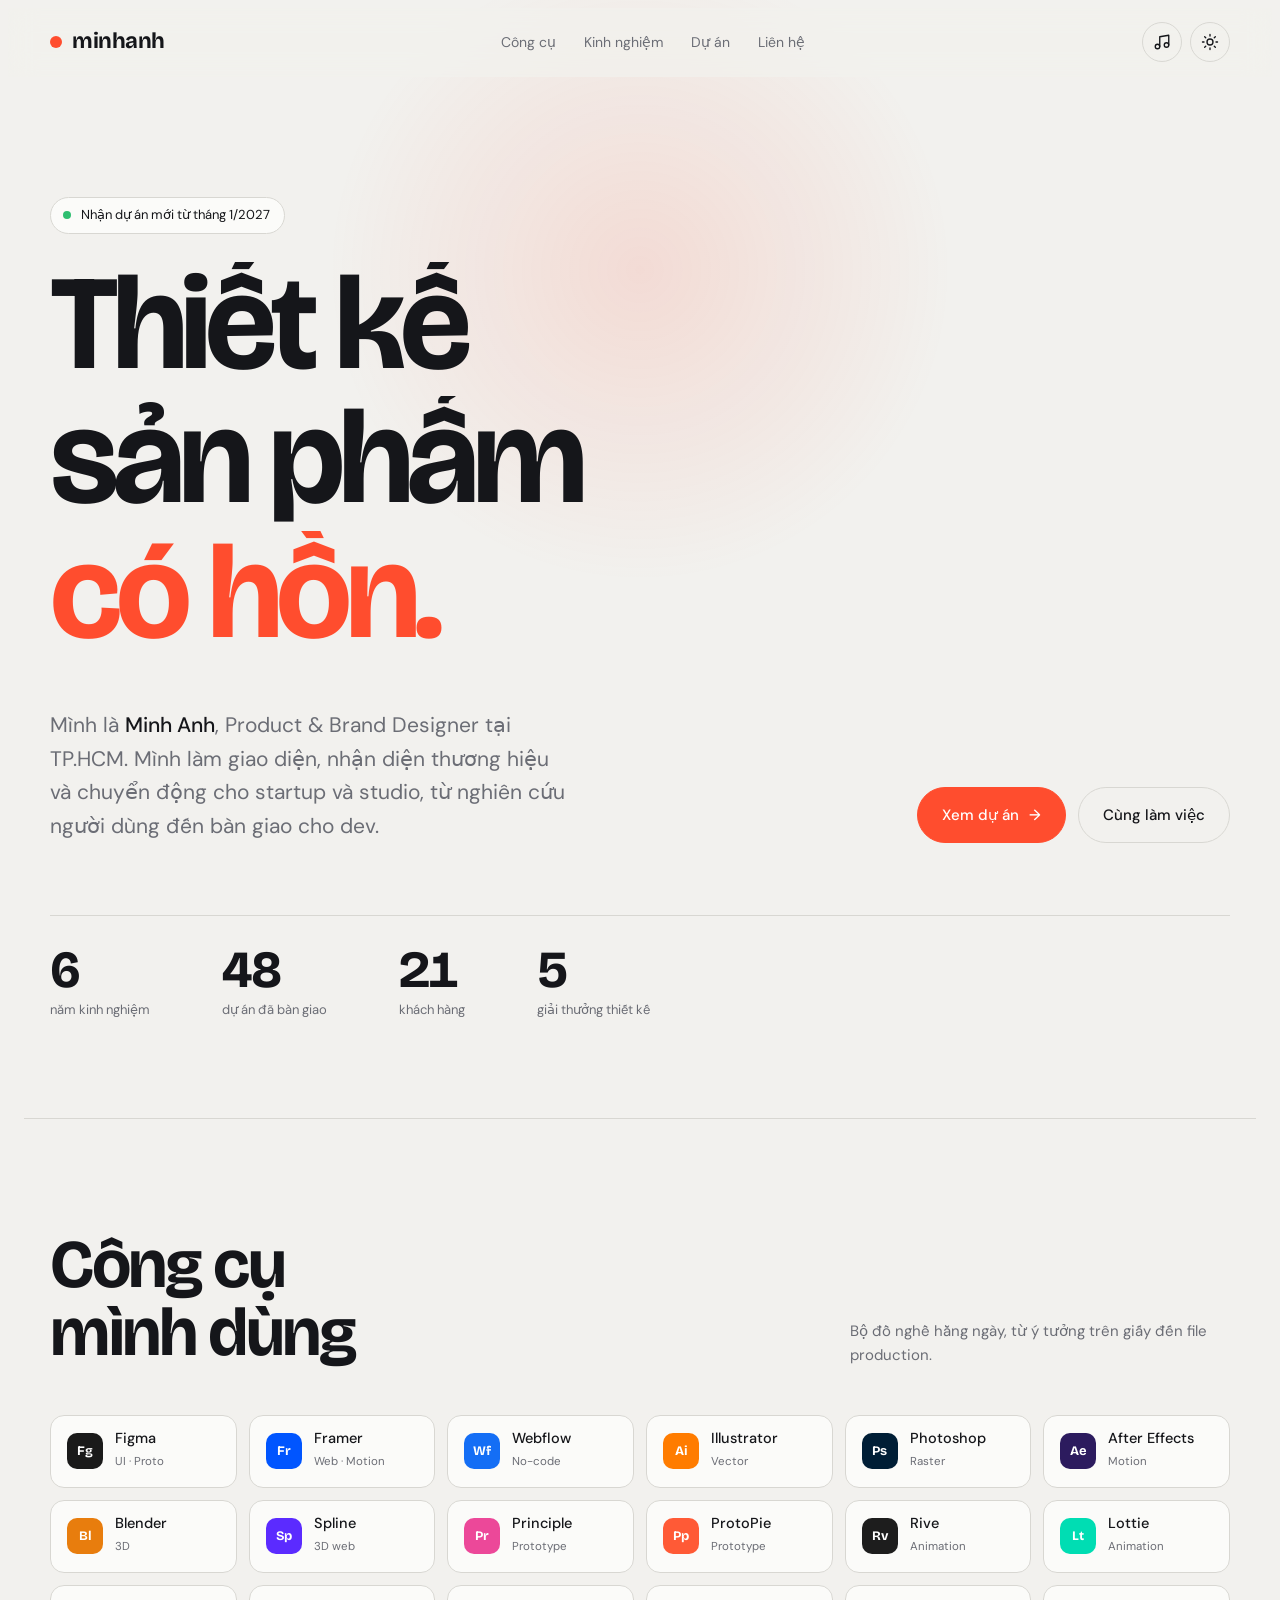
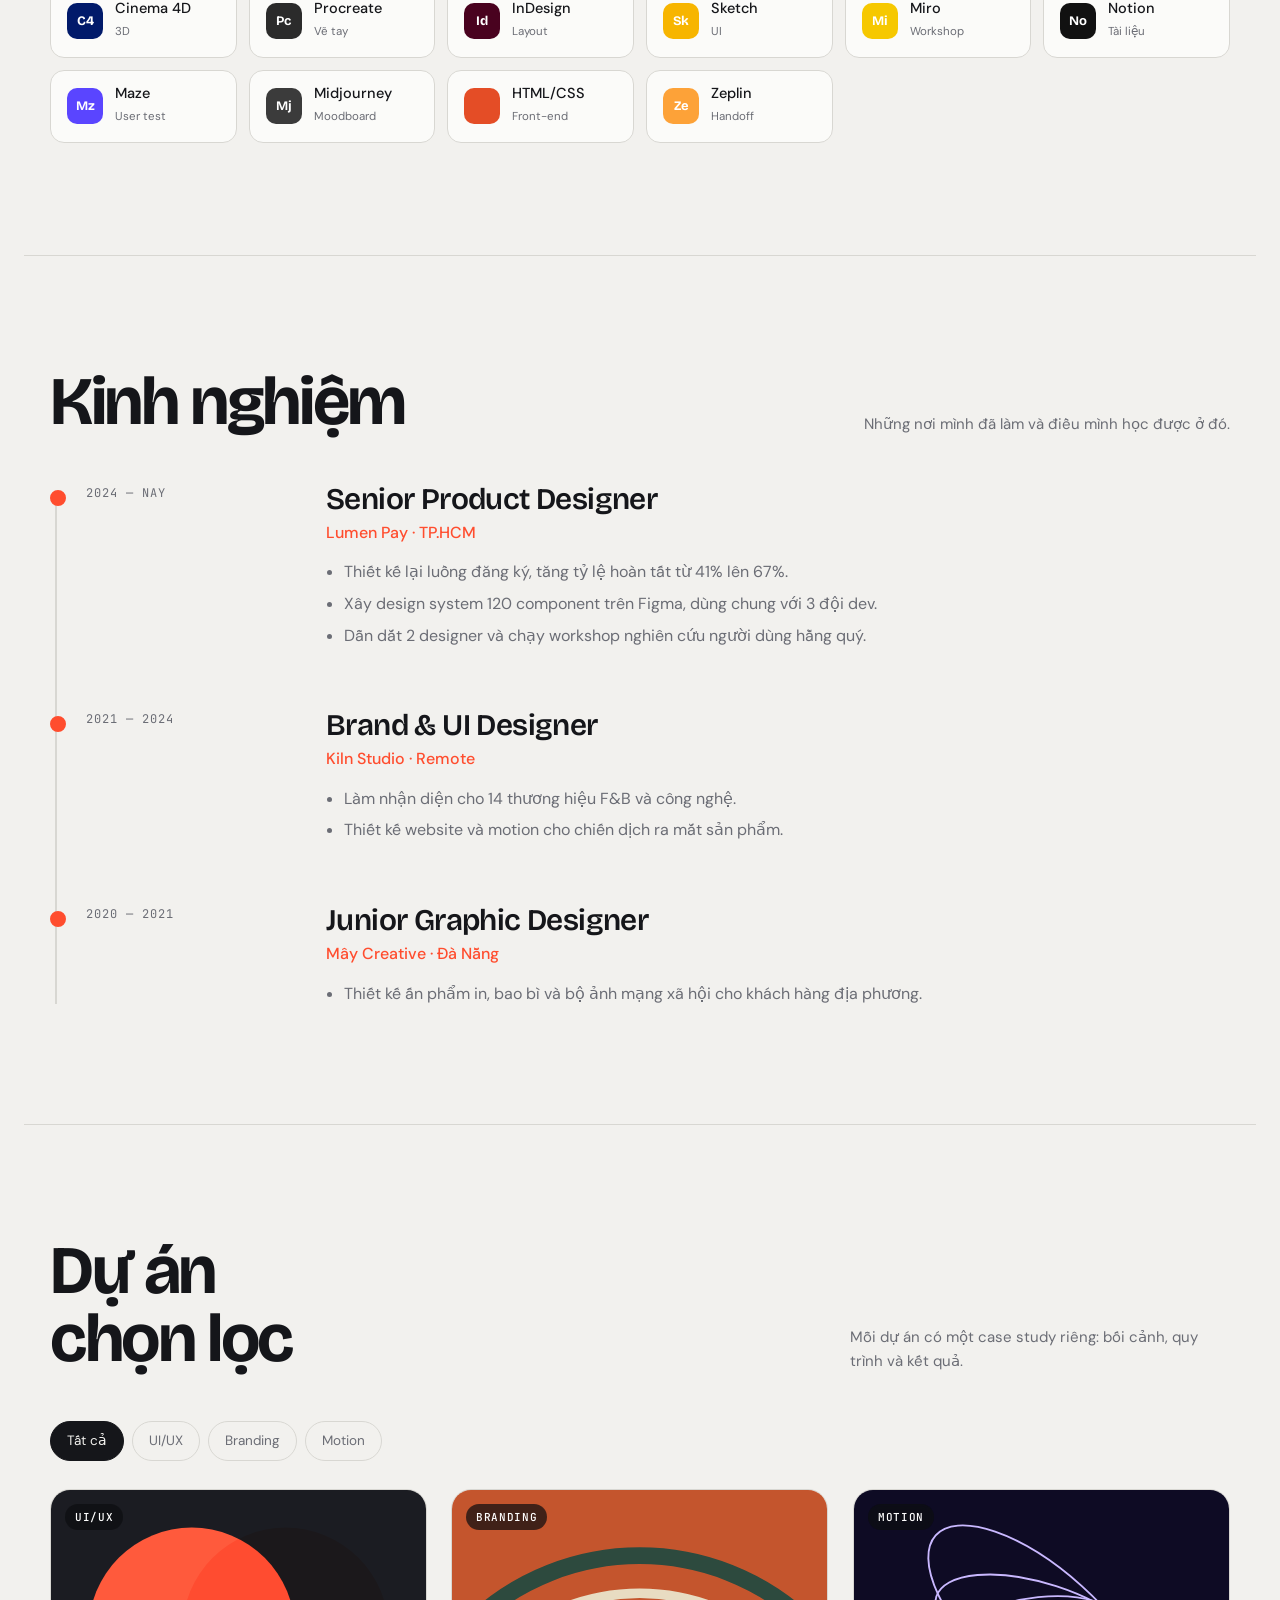
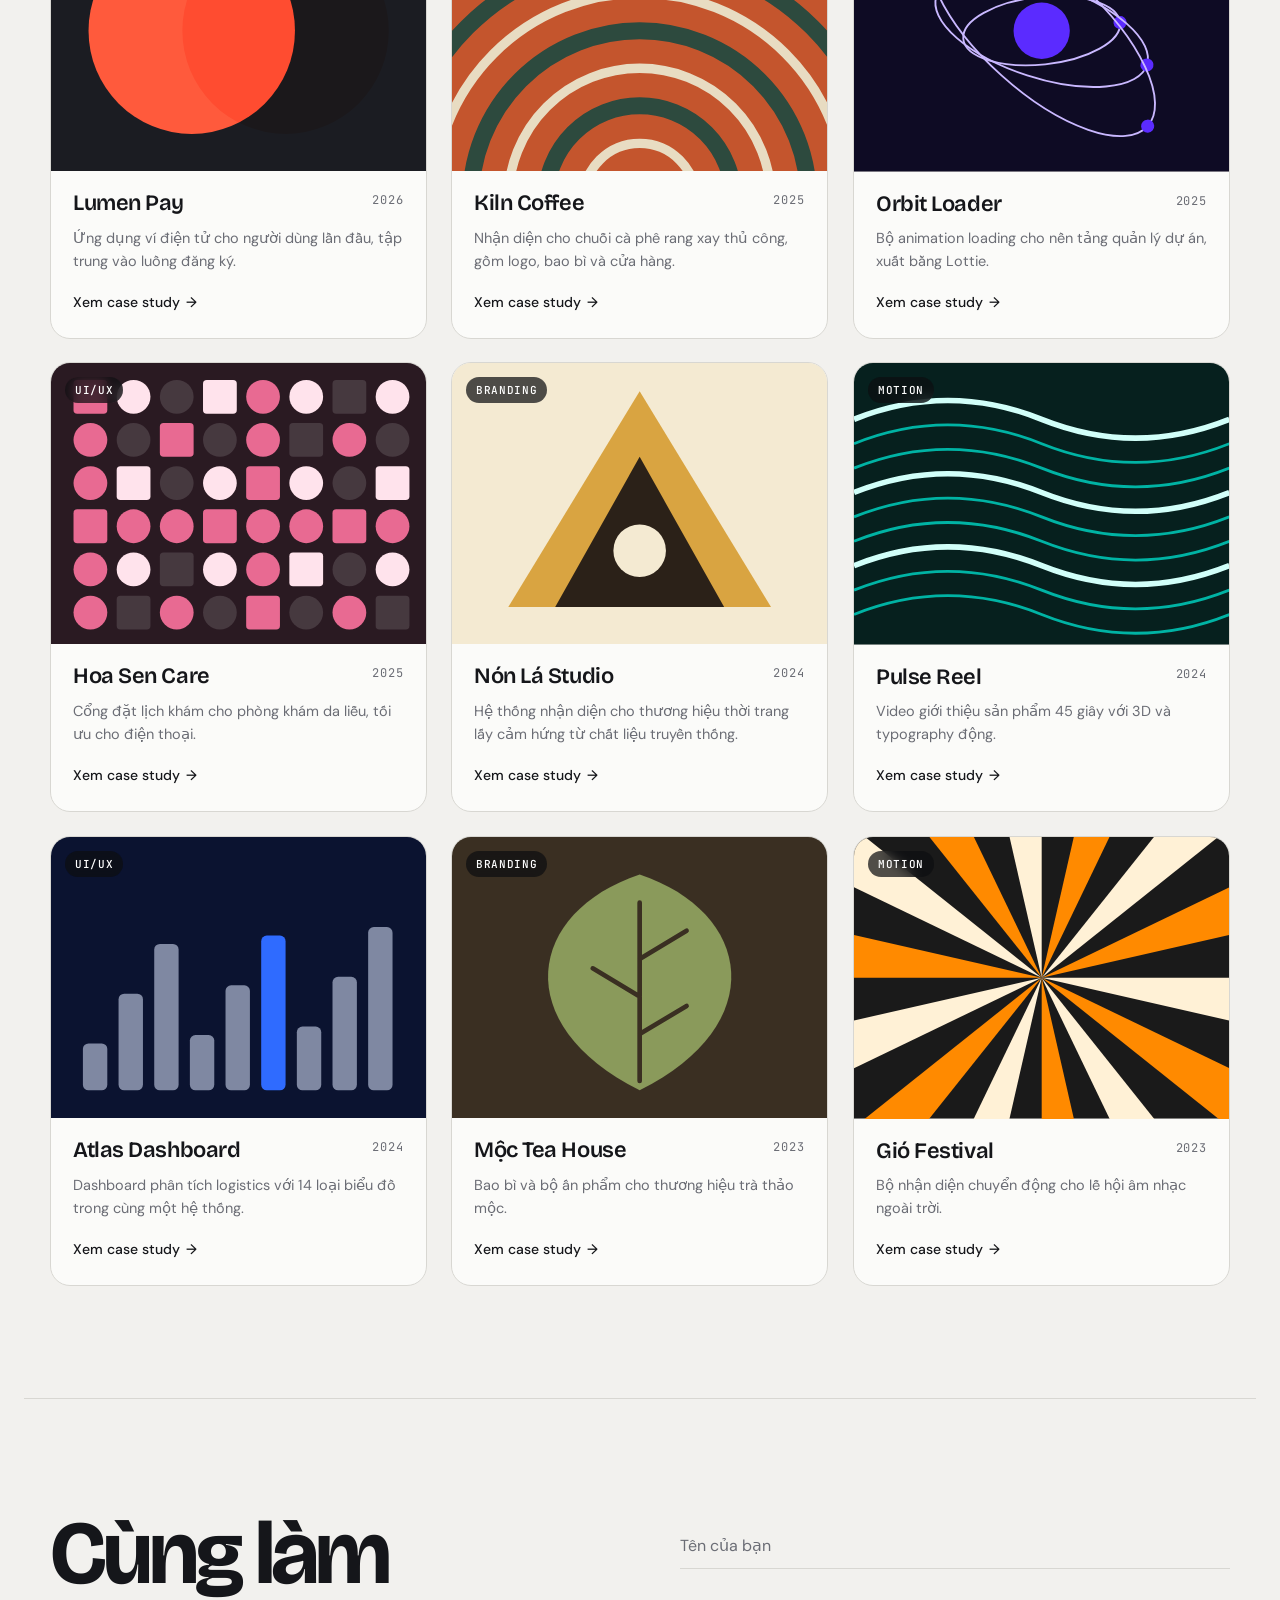
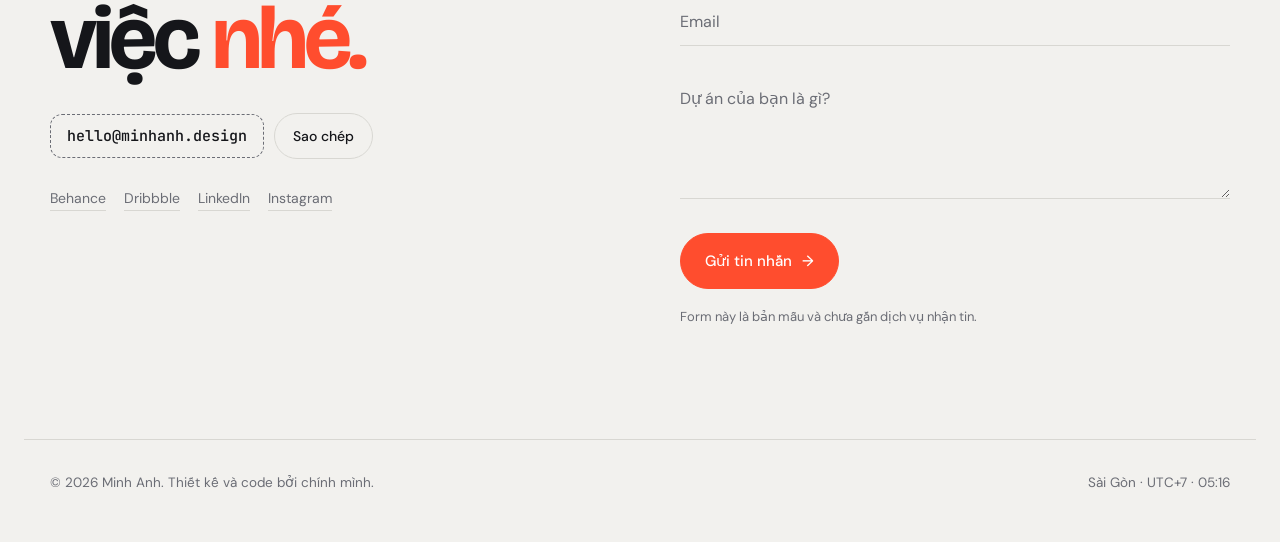
<file: designer-portfolio/index.html>
<!doctype html>
<html lang="vi">
<head>
<meta charset="utf-8">
<meta name="viewport" content="width=device-width,initial-scale=1">
<title>Minh Anh Studio</title>
<meta name="claude:viewport-fit-sides" content="cover">
<link rel="stylesheet" href="https://fonts.googleapis.com/css2?family=Bricolage+Grotesque:opsz,wght@12..96,400..800&family=DM+Sans:wght@400;500;600&family=JetBrains+Mono:wght@400;500&display=swap">
<style>
/* Layout: sticky glass header, tall hero with spotlight, then skills grid, vertical timeline, filterable project grid, contact split. */
:root{
  --bg:#f2f1ee; --bg2:#e9e8e4; --fg:#15161a; --muted:#6b6d75; --line:#d8d7d2;
  --card:#fbfbf9; --accent:#ff4d2e; --accent-fg:#ffffff; --glow:255,77,46;
  --display:"Bricolage Grotesque","Helvetica Neue",Arial,sans-serif;
  --body:"DM Sans","Helvetica Neue",Arial,sans-serif;
  --mono:"JetBrains Mono",ui-monospace,Menlo,monospace;
  --ease:cubic-bezier(.2,.7,.2,1);
}
@media (prefers-color-scheme:dark){:root:not([data-theme="light"]){
  --bg:#0d0e11; --bg2:#14151a; --fg:#ededea; --muted:#8c8e97; --line:#24262d;
  --card:#14151a; --accent:#ff5a3c; --accent-fg:#0d0e11; --glow:255,90,60; color-scheme:dark}}
:root[data-theme="dark"]{
  --bg:#0d0e11; --bg2:#14151a; --fg:#ededea; --muted:#8c8e97; --line:#24262d;
  --card:#14151a; --accent:#ff5a3c; --accent-fg:#0d0e11; --glow:255,90,60; color-scheme:dark}

*{box-sizing:border-box}
html{scroll-behavior:smooth}
body{background:var(--bg);color:var(--fg);font:16px/1.6 var(--body);padding-left:max(16px,env(safe-area-inset-left,0px));padding-right:max(16px,env(safe-area-inset-right,0px));overflow-x:hidden;transition:background .4s,color .4s}
body::before{content:"";position:fixed;inset:0 0 auto;height:env(safe-area-inset-top,0px);z-index:60;background:var(--bg)}
a{color:inherit;text-decoration:none}
button{font:inherit;color:inherit;background:none;border:0;cursor:pointer}
:focus-visible{outline:2px solid var(--accent);outline-offset:3px;border-radius:6px}
.wrap{max-width:1180px;margin:0 auto}
h1,h2,h3{font-family:var(--display);text-wrap:balance;margin:0;line-height:1}
.mono{font-family:var(--mono);font-size:12px;letter-spacing:.08em;text-transform:uppercase;color:var(--muted)}

/* spotlight + cursor */
.spot{position:fixed;inset:0;pointer-events:none;z-index:0;background:radial-gradient(520px circle at var(--mx,50%) var(--my,30%),rgba(var(--glow),.13),transparent 60%)}
.ring{position:fixed;left:0;top:0;width:34px;height:34px;border:1.5px solid var(--accent);border-radius:50%;pointer-events:none;z-index:80;opacity:0;transform:translate(-100px,-100px);transition:width .25s var(--ease),height .25s var(--ease),background .25s,opacity .3s;mix-blend-mode:normal}
.ring.big{width:64px;height:64px;background:rgba(var(--glow),.14)}
@media (pointer:coarse){.ring{display:none}}
main,header,footer{position:relative;z-index:1}

/* header */
header{position:sticky;top:env(safe-area-inset-top,0px);z-index:50;margin:0 -16px;padding:0 16px;backdrop-filter:blur(14px);-webkit-backdrop-filter:blur(14px);background:color-mix(in srgb,var(--bg) 72%,transparent);border-bottom:1px solid transparent;transition:border-color .3s}
header.scrolled{border-color:var(--line)}
.bar{max-width:1180px;margin:0 auto;height:68px;display:flex;align-items:center;justify-content:space-between;gap:16px}
.logo{font-family:var(--display);font-weight:700;font-size:22px;letter-spacing:-.02em;display:flex;align-items:center;gap:10px}
.logo i{width:12px;height:12px;border-radius:50%;background:var(--accent);display:inline-block;animation:pulse 2.4s infinite}
@keyframes pulse{50%{transform:scale(.6)}}
nav.links{display:flex;gap:28px}
nav.links a{font-size:14px;color:var(--muted);position:relative;padding:4px 0;transition:color .2s}
nav.links a::after{content:"";position:absolute;left:0;bottom:0;height:1.5px;width:100%;background:var(--accent);transform:scaleX(0);transform-origin:right;transition:transform .35s var(--ease)}
nav.links a:hover,nav.links a.on{color:var(--fg)}
nav.links a:hover::after,nav.links a.on::after{transform:scaleX(1);transform-origin:left}
.tools{display:flex;gap:8px}
.ic{width:40px;height:40px;border-radius:50%;border:1px solid var(--line);display:grid;place-items:center;transition:background .2s,border-color .2s,transform .3s var(--ease)}
.ic:hover{background:var(--bg2);border-color:var(--muted);transform:rotate(12deg)}
.ic svg{width:18px;height:18px;stroke:currentColor;fill:none;stroke-width:1.8;stroke-linecap:round;stroke-linejoin:round}
.ic .moon{display:none}
:root[data-theme="dark"] .ic .sun{display:none}
:root[data-theme="dark"] .ic .moon{display:block}
@media (prefers-color-scheme:dark){:root:not([data-theme="light"]) .ic .sun{display:none}:root:not([data-theme="light"]) .ic .moon{display:block}}
.music .eq{display:none;gap:2px;align-items:flex-end;height:14px}
.music .eq b{width:2.5px;background:var(--accent);border-radius:2px;animation:eq 1s infinite ease-in-out}
.music .eq b:nth-child(2){animation-delay:-.4s}.music .eq b:nth-child(3){animation-delay:-.7s}
@keyframes eq{0%,100%{height:3px}50%{height:14px}}
.music.playing .eq{display:flex}.music.playing svg{display:none}
@media (max-width:760px){nav.links{display:none}}

/* hero */
.hero{padding:clamp(56px,10vw,120px) 0 clamp(48px,8vw,96px)}
.pill{display:inline-flex;align-items:center;gap:10px;border:1px solid var(--line);border-radius:99px;padding:7px 14px 7px 12px;font-size:13px;background:var(--card)}
.pill i{width:8px;height:8px;border-radius:50%;background:#2fbf71;box-shadow:0 0 0 0 rgba(47,191,113,.6);animation:ping 2s infinite}
@keyframes ping{70%{box-shadow:0 0 0 9px rgba(47,191,113,0)}100%{box-shadow:0 0 0 0 rgba(47,191,113,0)}}
.hero h1{font-size:clamp(46px,10.5vw,148px);font-weight:700;letter-spacing:-.045em;margin:28px 0 0;line-height:.92}
.hero h1 .line{display:block;overflow:hidden;padding-bottom:.08em}
.hero h1 .ch{display:inline-block;transform:translateY(105%);animation:up .9s var(--ease) forwards;animation-delay:calc(var(--i)*38ms + 150ms)}
@keyframes up{to{transform:none}}
.hero h1 em{font-style:normal;color:var(--accent)}
.hero .sub{display:grid;grid-template-columns:1.1fr .9fr;gap:32px 64px;margin-top:44px;align-items:end}
.hero p{margin:0;font-size:clamp(17px,2vw,21px);color:var(--muted);max-width:520px}
.hero p b{color:var(--fg);font-weight:500}
.cta{display:flex;gap:12px;flex-wrap:wrap;justify-content:flex-end}
.btn{display:inline-flex;align-items:center;gap:10px;padding:15px 24px;border-radius:99px;font-weight:500;font-size:15px;border:1px solid var(--line);transition:transform .3s var(--ease),background .25s,color .25s,border-color .25s;will-change:transform}
.btn.fill{background:var(--accent);color:var(--accent-fg);border-color:var(--accent)}
.btn:hover{border-color:var(--fg)}
.btn.fill:hover{background:var(--fg);color:var(--bg);border-color:var(--fg)}
.btn span{display:inline-block;transition:transform .3s var(--ease)}
.btn:hover span{transform:translateX(4px)}
.stats{display:flex;gap:clamp(24px,6vw,72px);margin-top:72px;padding-top:28px;border-top:1px solid var(--line);flex-wrap:wrap}
.stats div b{display:block;font:700 clamp(32px,4.5vw,52px)/1 var(--display);letter-spacing:-.03em;font-variant-numeric:tabular-nums}
.stats div span{font-size:13px;color:var(--muted)}
@media (max-width:760px){.hero .sub{grid-template-columns:1fr}.cta{justify-content:flex-start}}

/* section scaffolding */
section{padding:clamp(56px,9vw,112px) 0;border-top:1px solid var(--line)}
.sh{display:flex;justify-content:space-between;align-items:flex-end;gap:24px;margin-bottom:48px;flex-wrap:wrap}
.sh h2{font-size:clamp(34px,5.5vw,68px);letter-spacing:-.035em;font-weight:700}
.sh p{margin:0;max-width:380px;color:var(--muted);font-size:15px}
.pre{opacity:0;transform:translateY(34px)}
.reveal{transition:opacity .9s var(--ease),transform .9s var(--ease);transition-delay:var(--d,0ms)}
.pre.in{opacity:1;transform:none}

/* skills */
.skills{display:grid;grid-template-columns:repeat(auto-fill,minmax(168px,1fr));gap:12px}
.skill{display:flex;align-items:center;gap:12px;padding:14px 16px;border:1px solid var(--line);border-radius:14px;background:var(--card);transition:transform .35s var(--ease),border-color .25s,box-shadow .35s;position:relative;overflow:hidden}
.skill::before{content:"";position:absolute;inset:0;background:radial-gradient(160px circle at var(--x,50%) var(--y,50%),rgba(var(--glow),.18),transparent 70%);opacity:0;transition:opacity .3s}
.skill:hover{transform:translateY(-4px);border-color:var(--accent)}
.skill:hover::before{opacity:1}
.skill .m{flex:none;width:36px;height:36px;border-radius:10px;display:grid;place-items:center;font:700 13px var(--display);color:#fff;background:var(--c);position:relative}
.skill div{position:relative;min-width:0}
.skill b{display:block;font-weight:500;font-size:14.5px;line-height:1.2}
.skill small{font-size:11.5px;color:var(--muted)}

/* experience */
.tl{position:relative;display:grid;gap:0;padding-left:36px}
.tl::before,.tl .fillbar{content:"";position:absolute;left:5px;top:8px;bottom:8px;width:2px;background:var(--line)}
.tl .fillbar{background:var(--accent);bottom:auto;height:var(--p,0px);transition:height .15s linear}
.job{position:relative;padding:0 0 56px;display:grid;grid-template-columns:200px 1fr;gap:12px 40px}
.job:last-child{padding-bottom:0}
.job::before{content:"";position:absolute;left:-36px;top:6px;width:12px;height:12px;border-radius:50%;background:var(--bg);border:2px solid var(--line);transition:border-color .4s,background .4s}
.job.in::before{border-color:var(--accent);background:var(--accent)}
.job h3{font-size:clamp(22px,2.6vw,30px);letter-spacing:-.02em;font-weight:600}
.job .co{color:var(--accent);font-weight:500;margin-top:6px}
.job ul{margin:14px 0 0;padding-left:18px;color:var(--muted);max-width:620px}
.job li{margin-bottom:6px}
@media (max-width:760px){.job{grid-template-columns:1fr}}

/* projects */
.filters{display:flex;gap:8px;flex-wrap:wrap;margin-bottom:28px}
.chip{padding:8px 16px;border:1px solid var(--line);border-radius:99px;font-size:13.5px;color:var(--muted);transition:all .25s}
.chip:hover{color:var(--fg);border-color:var(--muted)}
.chip[aria-pressed="true"]{background:var(--fg);color:var(--bg);border-color:var(--fg)}
.grid{display:grid;grid-template-columns:repeat(3,minmax(0,1fr));gap:24px}
@media (max-width:980px){.grid{grid-template-columns:repeat(2,minmax(0,1fr))}}
@media (max-width:620px){.grid{grid-template-columns:minmax(0,1fr)}}
.card{display:flex;flex-direction:column;border:1px solid var(--line);border-radius:20px;background:var(--card);overflow:hidden;transition:transform .5s var(--ease),border-color .3s,box-shadow .5s;transform-style:preserve-3d;will-change:transform}
.card.hide{display:none}
.card:hover{border-color:var(--accent);box-shadow:0 24px 60px -24px rgba(var(--glow),.35)}
.cover{aspect-ratio:4/3;position:relative;overflow:hidden;background:var(--bg2)}
.cover svg{position:absolute;inset:0;width:100%;height:100%;transition:transform .9s var(--ease)}
.card:hover .cover svg{transform:scale(1.08) rotate(-1deg)}
.tag{position:absolute;left:14px;top:14px;font:500 11px var(--mono);letter-spacing:.06em;text-transform:uppercase;background:rgba(13,14,17,.72);color:#fff;padding:6px 10px;border-radius:99px;backdrop-filter:blur(6px)}
.arrow{position:absolute;right:14px;bottom:14px;width:44px;height:44px;border-radius:50%;background:var(--accent);color:var(--accent-fg);display:grid;place-items:center;transform:scale(0) rotate(-45deg);transition:transform .45s var(--ease)}
.card:hover .arrow{transform:none}
.info{padding:20px 22px 24px;display:flex;flex-direction:column;gap:10px;flex:1}
.info .row{display:flex;justify-content:space-between;gap:12px}
.info h3{font-size:22px;letter-spacing:-.02em;font-weight:600;line-height:1.15}
.info p{margin:0;font-size:14.5px;color:var(--muted)}
.info .go{margin-top:auto;padding-top:8px;font-size:14px;font-weight:500;display:flex;gap:6px;align-items:center}
.info .go span{transition:transform .3s var(--ease)}
.card:hover .go span{transform:translateX(5px)}

/* contact */
.contact{display:grid;grid-template-columns:1fr 1fr;gap:48px 80px}
@media (max-width:860px){.contact{grid-template-columns:1fr}}
.contact h2{font-size:clamp(40px,7vw,92px);letter-spacing:-.045em;font-weight:700;line-height:.95}
.contact h2 em{font-style:normal;color:var(--accent)}
.mail{display:flex;gap:10px;align-items:center;margin-top:32px;flex-wrap:wrap}
.mail code{font:500 15px var(--mono);padding:11px 16px;border:1px dashed var(--muted);border-radius:12px;user-select:all;overflow-wrap:anywhere}
.mail .btn{padding:11px 18px;font-size:14px}
.soc{display:flex;gap:18px;margin-top:28px;flex-wrap:wrap}
.soc a{color:var(--muted);font-size:14px;border-bottom:1px solid var(--line);transition:color .2s,border-color .2s}
.soc a:hover{color:var(--fg);border-color:var(--accent)}
form{display:grid;gap:18px}
.f{position:relative}
.f input,.f textarea{width:100%;font:inherit;color:var(--fg);background:transparent;border:0;border-bottom:1.5px solid var(--line);padding:22px 0 10px;outline:0;transition:border-color .25s;border-radius:0;resize:vertical}
.f label{position:absolute;left:0;top:22px;color:var(--muted);pointer-events:none;transition:all .25s var(--ease);font-size:16px}
.f input:focus,.f textarea:focus{border-color:var(--accent)}
.f input:focus+label,.f input:not(:placeholder-shown)+label,.f textarea:focus+label,.f textarea:not(:placeholder-shown)+label{top:0;font:500 11.5px var(--mono);letter-spacing:.08em;text-transform:uppercase;color:var(--accent)}
form .btn{justify-self:start;margin-top:8px}
.note{font-size:13px;color:var(--muted);min-height:20px}

footer{border-top:1px solid var(--line);padding:32px 0 40px}
footer .wrap{display:flex;justify-content:space-between;gap:16px;flex-wrap:wrap;font-size:13.5px;color:var(--muted)}
.toast{position:fixed;left:50%;bottom:max(24px,env(safe-area-inset-bottom,0px));transform:translate(-50%,300%);opacity:0;background:var(--fg);color:var(--bg);padding:12px 20px;border-radius:99px;font-size:14px;z-index:90;transition:transform .5s var(--ease),opacity .3s;max-width:calc(100vw - 32px)}
.toast.show{transform:translate(-50%,0);opacity:1}
@media (prefers-reduced-motion:reduce){
  *{animation:none!important;transition:none!important}
  .hero h1 .ch{transform:none}.pre{opacity:1;transform:none}html{scroll-behavior:auto}
}
</style>

<div class="spot" id="spot" aria-hidden="true"></div>
<div class="ring" id="ring" aria-hidden="true"></div>

<header id="hdr">
  <div class="bar">
    <a class="logo" href="#top" aria-label="Minh Anh, về đầu trang"><i></i>minhanh</a>
    <nav class="links" aria-label="Điều hướng">
      <a href="#skills">Công cụ</a><a href="#experience">Kinh nghiệm</a><a href="#projects">Dự án</a><a href="#contact">Liên hệ</a>
    </nav>
    <div class="tools">
      <button class="ic music" id="music" aria-label="Bấm để bật nhạc nền" title="Bấm để bật nhạc nền" aria-pressed="false">
        <svg viewBox="0 0 24 24"><path d="M9 18V5l12-2v13"/><circle cx="6" cy="18" r="3"/><circle cx="18" cy="16" r="3"/></svg>
        <span class="eq"><b></b><b></b><b></b></span>
      </button>
      <button class="ic" id="theme" aria-label="Đổi giao diện sáng/tối" title="Đổi giao diện">
        <svg class="sun" viewBox="0 0 24 24"><circle cx="12" cy="12" r="4"/><path d="M12 2v2M12 20v2M4.9 4.9l1.4 1.4M17.7 17.7l1.4 1.4M2 12h2M20 12h2M4.9 19.1l1.4-1.4M17.7 6.3l1.4-1.4"/></svg>
        <svg class="moon" viewBox="0 0 24 24"><path d="M21 12.8A9 9 0 1 1 11.2 3a7 7 0 0 0 9.8 9.8z"/></svg>
      </button>
    </div>
  </div>
</header>

<main id="top">
<div class="wrap">
  <div class="hero">
    <span class="pill"><i></i>Nhận dự án mới từ tháng 1/2027</span>
    <h1 aria-label="Product Designer thiết kế sản phẩm có hồn" id="h1">
      <span class="line" data-t="Thiết kế"></span>
      <span class="line" data-t="sản phẩm"></span>
      <span class="line" data-t="có hồn." data-em="1"></span>
    </h1>
    <div class="sub">
      <p>Mình là <b>Minh Anh</b>, Product &amp; Brand Designer tại TP.HCM. Mình làm giao diện, nhận diện thương hiệu và chuyển động cho startup và studio, từ nghiên cứu người dùng đến bàn giao cho dev.</p>
      <div class="cta">
        <a class="btn fill mag" href="#projects">Xem dự án <span>→</span></a>
        <a class="btn mag" href="#contact">Cùng làm việc</a>
      </div>
    </div>
    <div class="stats">
      <div><b data-n="6">0</b><span>năm kinh nghiệm</span></div>
      <div><b data-n="48">0</b><span>dự án đã bàn giao</span></div>
      <div><b data-n="21">0</b><span>khách hàng</span></div>
      <div><b data-n="5">0</b><span>giải thưởng thiết kế</span></div>
    </div>
  </div>
</div>

<section id="skills"><div class="wrap">
  <div class="sh pre reveal"><h2>Công cụ<br>mình dùng</h2><p>Bộ đồ nghề hằng ngày, từ ý tưởng trên giấy đến file production.</p></div>
  <div class="skills" id="skillGrid"></div>
</div></section>

<section id="experience"><div class="wrap">
  <div class="sh pre reveal"><h2>Kinh nghiệm</h2><p>Những nơi mình đã làm và điều mình học được ở đó.</p></div>
  <div class="tl" id="tl">
    <div class="fillbar" id="fill"></div>
    <article class="job pre reveal">
      <div class="mono">2024 — nay</div>
      <div><h3>Senior Product Designer</h3><div class="co">Lumen Pay · TP.HCM</div>
        <ul><li>Thiết kế lại luồng đăng ký, tăng tỷ lệ hoàn tất từ 41% lên 67%.</li><li>Xây design system 120 component trên Figma, dùng chung với 3 đội dev.</li><li>Dẫn dắt 2 designer và chạy workshop nghiên cứu người dùng hằng quý.</li></ul></div>
    </article>
    <article class="job pre reveal">
      <div class="mono">2021 — 2024</div>
      <div><h3>Brand &amp; UI Designer</h3><div class="co">Kiln Studio · Remote</div>
        <ul><li>Làm nhận diện cho 14 thương hiệu F&amp;B và công nghệ.</li><li>Thiết kế website và motion cho chiến dịch ra mắt sản phẩm.</li></ul></div>
    </article>
    <article class="job pre reveal">
      <div class="mono">2020 — 2021</div>
      <div><h3>Junior Graphic Designer</h3><div class="co">Mây Creative · Đà Nẵng</div>
        <ul><li>Thiết kế ấn phẩm in, bao bì và bộ ảnh mạng xã hội cho khách hàng địa phương.</li></ul></div>
    </article>
  </div>
</div></section>

<section id="projects"><div class="wrap">
  <div class="sh pre reveal"><h2>Dự án<br>chọn lọc</h2><p>Mỗi dự án có một case study riêng: bối cảnh, quy trình và kết quả.</p></div>
  <div class="filters pre reveal" id="filters" role="group" aria-label="Lọc dự án">
    <button class="chip" aria-pressed="true" data-f="all">Tất cả</button>
    <button class="chip" aria-pressed="false" data-f="UI/UX">UI/UX</button>
    <button class="chip" aria-pressed="false" data-f="Branding">Branding</button>
    <button class="chip" aria-pressed="false" data-f="Motion">Motion</button>
  </div>
  <div class="grid" id="grid"></div>
</div></section>

<section id="contact"><div class="wrap contact">
  <div class="pre reveal">
    <h2>Cùng làm<br>việc <em>nhé.</em></h2>
    <div class="mail"><code id="mailTxt">hello@minhanh.design</code><button class="btn" id="copy">Sao chép</button></div>
    <div class="soc"><a href="#contact">Behance</a><a href="#contact">Dribbble</a><a href="#contact">LinkedIn</a><a href="#contact">Instagram</a></div>
  </div>
  <form id="form" class="pre reveal" style="--d:120ms" novalidate>
    <div class="f"><input id="fn" name="name" placeholder=" " autocomplete="name" required><label for="fn">Tên của bạn</label></div>
    <div class="f"><input id="fe" name="email" type="email" placeholder=" " autocomplete="email" required><label for="fe">Email</label></div>
    <div class="f"><textarea id="fm" name="msg" rows="4" placeholder=" " required></textarea><label for="fm">Dự án của bạn là gì?</label></div>
    <button class="btn fill mag" type="submit">Gửi tin nhắn <span>→</span></button>
    <div class="note" id="note" role="status">Form này là bản mẫu và chưa gắn dịch vụ nhận tin.</div>
  </form>
</div></section>
</main>

<footer><div class="wrap"><span>© 2026 Minh Anh. Thiết kế và code bởi chính mình.</span><span>Sài Gòn · UTC+7 · <span id="clock"></span></span></div></footer>
<div class="toast" id="toast" role="status"></div>

<script>
(function(){
  var $=function(s,r){return (r||document).querySelector(s)},$$=function(s,r){return [].slice.call((r||document).querySelectorAll(s))};
  var reduce=matchMedia('(prefers-reduced-motion: reduce)').matches;

  /* theme */
  var root=document.documentElement;
  try{var t=localStorage.getItem('theme');if(t)root.setAttribute('data-theme',t)}catch(e){}
  $('#theme').onclick=function(){
    var dark=root.getAttribute('data-theme')?root.getAttribute('data-theme')==='dark':matchMedia('(prefers-color-scheme: dark)').matches;
    var n=dark?'light':'dark';root.setAttribute('data-theme',n);try{localStorage.setItem('theme',n)}catch(e){}
  };

  /* hero headline: split into letters */
  var i=0;
  $$('#h1 .line').forEach(function(l){
    var txt=l.dataset.t,em=l.dataset.em;l.setAttribute('aria-hidden','true');
    var h=txt.split('').map(function(c){return c===' '?' ':'<span class="ch" style="--i:'+(i++)+'">'+c+'</span>'}).join('');
    l.innerHTML=em?'<em>'+h+'</em>':h;
  });

  /* counters */
  function count(el){var n=+el.dataset.n,s=performance.now();(function f(t){var p=Math.min(1,(t-s)/1400);el.textContent=Math.round(n*(1-Math.pow(1-p,3)));if(p<1)requestAnimationFrame(f)})(s)}
  $$('[data-n]').forEach(function(e){reduce?e.textContent=e.dataset.n:count(e)});

  /* skills */
  var skills=[['Figma','UI · Proto','#1a1a1a','Fg'],['Framer','Web · Motion','#0055ff','Fr'],['Webflow','No-code','#146ef5','Wf'],['Illustrator','Vector','#ff7c00','Ai'],['Photoshop','Raster','#001e36','Ps'],['After Effects','Motion','#2c1b5e','Ae'],['Blender','3D','#e87d0d','Bl'],['Spline','3D web','#5b2bff','Sp'],['Principle','Prototype','#ec4899','Pr'],['ProtoPie','Prototype','#ff5a36','Pp'],['Rive','Animation','#1d1d1d','Rv'],['Lottie','Animation','#00ddb3','Lt'],['Cinema 4D','3D','#011a6a','C4'],['Procreate','Vẽ tay','#2b2b2b','Pc'],['InDesign','Layout','#49021f','Id'],['Sketch','UI','#f7b500','Sk'],['Miro','Workshop','#f6c800','Mi'],['Notion','Tài liệu','#111','No'],['Maze','User test','#5a45ff','Mz'],['Midjourney','Moodboard','#3b3b3b','Mj'],['HTML/CSS','Front-end','#e44d26','</>'],['Zeplin','Handoff','#fda238','Ze']];
  $('#skillGrid').innerHTML=skills.map(function(s,k){return '<div class="skill pre reveal" style="--d:'+(k%6)*50+'ms"><span class="m" style="--c:'+s[2]+'">'+s[3]+'</span><div><b>'+s[0]+'</b><small>'+s[1]+'</small></div></div>'}).join('');
  $$('.skill').forEach(function(el){el.addEventListener('pointermove',function(e){var r=el.getBoundingClientRect();el.style.setProperty('--x',e.clientX-r.left+'px');el.style.setProperty('--y',e.clientY-r.top+'px')})});

  /* projects: generated covers */
  var P=[
    ['Lumen Pay','UI/UX','2026','Ứng dụng ví điện tử cho người dùng lần đầu, tập trung vào luồng đăng ký.',['#ff5a3c','#ffd2c4','#1b1c22'],'circles'],
    ['Kiln Coffee','Branding','2025','Nhận diện cho chuỗi cà phê rang xay thủ công, gồm logo, bao bì và cửa hàng.',['#2d4a3e','#e8dcc2','#c4552d'],'arcs'],
    ['Orbit Loader','Motion','2025','Bộ animation loading cho nền tảng quản lý dự án, xuất bằng Lottie.',['#5b2bff','#c9b8ff','#0e0b24'],'orbit'],
    ['Hoa Sen Care','UI/UX','2025','Cổng đặt lịch khám cho phòng khám da liễu, tối ưu cho điện thoại.',['#e86a92','#ffe3ec','#2a1a22'],'grid'],
    ['Nón Lá Studio','Branding','2024','Hệ thống nhận diện cho thương hiệu thời trang lấy cảm hứng từ chất liệu truyền thống.',['#d9a441','#2b2118','#f4ead2'],'tri'],
    ['Pulse Reel','Motion','2024','Video giới thiệu sản phẩm 45 giây với 3D và typography động.',['#00b3a4','#d1fff9','#06201e'],'wave'],
    ['Atlas Dashboard','UI/UX','2024','Dashboard phân tích logistics với 14 loại biểu đồ trong cùng một hệ thống.',['#2f6bff','#dfe8ff','#0b1330'],'bars'],
    ['Mộc Tea House','Branding','2023','Bao bì và bộ ấn phẩm cho thương hiệu trà thảo mộc.',['#8a9a5b','#f1efe0','#3a2f22'],'leaf'],
    ['Gió Festival','Motion','2023','Bộ nhận diện chuyển động cho lễ hội âm nhạc ngoài trời.',['#ff8a00','#fff1d6','#1a1a1a'],'rays']
  ];
  function art(type,c){
    var a=c[0],b=c[1],d=c[2],s='<svg viewBox="0 0 400 300" preserveAspectRatio="xMidYMid slice" aria-hidden="true"><rect width="400" height="300" fill="'+d+'"/>';
    if(type==='circles')s+='<circle cx="150" cy="150" r="110" fill="'+a+'"/><circle cx="250" cy="150" r="110" fill="'+b+'" style="mix-blend-mode:multiply" opacity=".9"/>';
    if(type==='arcs')for(var i=0;i<6;i++)s+='<circle cx="200" cy="330" r="'+(60+i*40)+'" fill="none" stroke="'+(i%2?a:b)+'" stroke-width="'+(i%2?18:10)+'"/>';
    if(type==='orbit'){s+='<circle cx="200" cy="150" r="30" fill="'+a+'"/>';for(var j=1;j<4;j++)s+='<ellipse cx="200" cy="150" rx="'+(50+j*34)+'" ry="'+(22+j*14)+'" fill="none" stroke="'+b+'" stroke-width="2" transform="rotate('+(j*24-30)+' 200 150)"/><circle cx="'+(200+50+j*34)+'" cy="150" r="7" fill="'+a+'" transform="rotate('+(j*24-30)+' 200 150)"/>'}
    if(type==='grid')for(var x=0;x<8;x++)for(var y=0;y<6;y++)s+='<rect x="'+(24+x*46)+'" y="'+(18+y*46)+'" width="36" height="36" rx="'+((x+y)%3?18:4)+'" fill="'+((x*y+x)%4===0?a:((x+y)%2?b:'#ffffff22'))+'"/>';
    if(type==='tri')s+='<polygon points="200,30 340,260 60,260" fill="'+a+'"/><polygon points="200,100 290,260 110,260" fill="'+b+'"/><circle cx="200" cy="200" r="28" fill="'+d+'"/>';
    if(type==='wave')for(var k=0;k<9;k++)s+='<path d="M0 '+(60+k*26)+' Q100 '+(20+k*26)+' 200 '+(60+k*26)+' T400 '+(60+k*26)+'" fill="none" stroke="'+(k%3?a:b)+'" stroke-width="'+(k%3?3:6)+'"/>';
    if(type==='bars')for(var m=0;m<9;m++){var h=50+((m*53)%150);s+='<rect x="'+(34+m*38)+'" y="'+(270-h)+'" width="26" height="'+h+'" rx="6" fill="'+(m===5?a:b)+'" opacity="'+(m===5?1:.55)+'"/>'}
    if(type==='leaf')s+='<path d="M200 40C320 80 340 200 200 270C60 200 80 80 200 40Z" fill="'+a+'"/><path d="M200 70V260M200 130L250 100M200 170L150 140M200 210L250 180" stroke="'+d+'" stroke-width="5" fill="none" stroke-linecap="round"/>';
    if(type==='rays')for(var n=0;n<14;n++)s+='<polygon points="200,150 '+(200+300*Math.cos(n*Math.PI/7))+','+(150+300*Math.sin(n*Math.PI/7))+' '+(200+300*Math.cos((n+.5)*Math.PI/7))+','+(150+300*Math.sin((n+.5)*Math.PI/7))+'" fill="'+(n%2?a:b)+'"/>';
    return s+'</svg>';
  }
  $('#grid').innerHTML=P.map(function(p,k){return '<a class="card pre reveal" href="#projects" data-c="'+p[1]+'" style="--d:'+(k%3)*80+'ms"><div class="cover">'+art(p[5],p[4])+'<span class="tag">'+p[1]+'</span><span class="arrow">↗</span></div><div class="info"><div class="row"><h3>'+p[0]+'</h3><span class="mono">'+p[2]+'</span></div><p>'+p[3]+'</p><span class="go">Xem case study <span>→</span></span></div></a>'}).join('');
  $$('.chip').forEach(function(c){c.onclick=function(){
    $$('.chip').forEach(function(x){x.setAttribute('aria-pressed',x===c)});
    $$('.card').forEach(function(card){card.classList.toggle('hide',c.dataset.f!=='all'&&card.dataset.c!==c.dataset.f)});
  }});

  /* card tilt */
  if(!reduce&&matchMedia('(pointer:fine)').matches){
    $$('.card').forEach(function(c){
      c.addEventListener('pointermove',function(e){var r=c.getBoundingClientRect(),x=(e.clientX-r.left)/r.width-.5,y=(e.clientY-r.top)/r.height-.5;c.style.transform='perspective(900px) rotateY('+x*7+'deg) rotateX('+(-y*7)+'deg) translateY(-6px)'});
      c.addEventListener('pointerleave',function(){c.style.transform=''});
    });
    /* magnetic buttons */
    $$('.mag').forEach(function(b){
      b.addEventListener('pointermove',function(e){var r=b.getBoundingClientRect();b.style.transform='translate('+((e.clientX-r.left-r.width/2)*.25)+'px,'+((e.clientY-r.top-r.height/2)*.35)+'px)'});
      b.addEventListener('pointerleave',function(){b.style.transform=''});
    });
  }

  /* spotlight + cursor ring */
  var spot=$('#spot'),ring=$('#ring'),tx=0,ty=0,rx=0,ry=0;
  addEventListener('pointermove',function(e){if(!ring.style.opacity){ring.style.opacity=1;rx=e.clientX;ry=e.clientY}tx=e.clientX;ty=e.clientY;spot.style.setProperty('--mx',tx+'px');spot.style.setProperty('--my',ty+'px')},{passive:true});
  (function loop(){rx+=(tx-rx)*.18;ry+=(ty-ry)*.18;ring.style.transform='translate('+(rx-17)+'px,'+(ry-17)+'px)';requestAnimationFrame(loop)})();
  document.addEventListener('pointerover',function(e){ring.classList.toggle('big',!!e.target.closest('a,button,.card,.chip,input,textarea'))});

  /* reveal on scroll: only hide what is below the fold */
  var vh=innerHeight;
  var els=$$('.pre');
  els.forEach(function(el){var r=el.getBoundingClientRect();if(r.top<vh*.95)el.classList.add('in')});
  var io=new IntersectionObserver(function(es){es.forEach(function(e){if(e.isIntersecting){e.target.classList.add('in');io.unobserve(e.target)}})},{threshold:.12,rootMargin:'0px 0px -6% 0px'});
  els.forEach(function(el){if(!el.classList.contains('in'))io.observe(el)});
  setTimeout(function(){els.forEach(function(el){if(el.getBoundingClientRect().top<innerHeight)el.classList.add('in')})},1600);

  /* timeline progress */
  var tl=$('#tl'),fill=$('#fill');
  function prog(){var r=tl.getBoundingClientRect(),p=Math.max(0,Math.min(r.height,innerHeight*.6-r.top));fill.style.setProperty('--p',p+'px')}
  /* header state + active nav */
  var hdr=$('#hdr'),secs=$$('main section'),links=$$('nav.links a');
  function onScroll(){
    hdr.classList.toggle('scrolled',scrollY>8);prog();
    var cur='';secs.forEach(function(s){if(s.getBoundingClientRect().top<innerHeight*.4)cur=s.id});
    links.forEach(function(a){a.classList.toggle('on',a.getAttribute('href')==='#'+cur)});
  }
  addEventListener('scroll',onScroll,{passive:true});onScroll();

  /* clock */
  function clk(){try{$('#clock').textContent=new Date().toLocaleTimeString('vi-VN',{timeZone:'Asia/Ho_Chi_Minh',hour:'2-digit',minute:'2-digit'})}catch(e){}}
  clk();setInterval(clk,30000);

  /* toast */
  var tt;function toast(m){var t=$('#toast');t.textContent=m;t.classList.add('show');clearTimeout(tt);tt=setTimeout(function(){t.classList.remove('show')},2600)}

  /* copy email */
  $('#copy').onclick=function(){
    var txt=$('#mailTxt').textContent;
    var ok=function(){toast('Đã sao chép email')};
    var fb=function(){var r=document.createRange();r.selectNodeContents($('#mailTxt'));var s=getSelection();s.removeAllRanges();s.addRange(r);toast('Đã chọn email, nhấn Ctrl/Cmd+C')};
    try{navigator.clipboard.writeText(txt).then(ok,fb)}catch(e){fb()}
  };

  /* form (demo) */
  $('#form').addEventListener('submit',function(e){
    e.preventDefault();
    var n=$('#fn').value.trim(),m=$('#fe').value.trim(),g=$('#fm').value.trim(),note=$('#note');
    if(!n||!/^\S+@\S+\.\S+$/.test(m)||!g){note.textContent='Hãy điền đủ tên, email hợp lệ và nội dung.';return}
    note.textContent='Bản mẫu: tin nhắn chưa được gửi đi đâu. Hãy gắn dịch vụ nhận form khi đưa lên web thật.';
    toast('Đã kiểm tra form (bản mẫu)');
  });

  /* background music: soft generated pad, starts on click */
  var ctx,master,on=false,nodes=[];
  function start(){
    var AC=window.AudioContext||window.webkitAudioContext;if(!AC)return false;
    ctx=ctx||new AC();master=ctx.createGain();master.gain.value=0;master.connect(ctx.destination);
    var lp=ctx.createBiquadFilter();lp.type='lowpass';lp.frequency.value=900;lp.connect(master);
    [130.81,196,246.94,329.63,392].forEach(function(f,k){
      [-4,4].forEach(function(det){
        var o=ctx.createOscillator(),g=ctx.createGain();o.type='sine';o.frequency.value=f;o.detune.value=det;g.gain.value=.05;
        var l=ctx.createOscillator(),lg=ctx.createGain();l.frequency.value=.07+k*.03;lg.gain.value=.025;l.connect(lg);lg.connect(g.gain);l.start();
        o.connect(g);g.connect(lp);o.start();nodes.push(o,l);
      });
    });
    ctx.resume();master.gain.linearRampToValueAtTime(.7,ctx.currentTime+2.5);return true;
  }
  function stop(){if(!master)return;master.gain.linearRampToValueAtTime(0,ctx.currentTime+.8);var n=nodes,m=master;nodes=[];setTimeout(function(){n.forEach(function(o){try{o.stop()}catch(e){}});m.disconnect()},900)}
  $('#music').onclick=function(){
    var b=this;on=!on;
    if(on&&!start()){on=false;toast('Trình duyệt này không hỗ trợ phát âm thanh');return}
    if(!on)stop();
    b.classList.toggle('playing',on);b.setAttribute('aria-pressed',on);
    var l=on?'Bấm để tắt nhạc nền':'Bấm để bật nhạc nền';b.setAttribute('aria-label',l);b.title=l;
  };
})();
</script>
</file>
